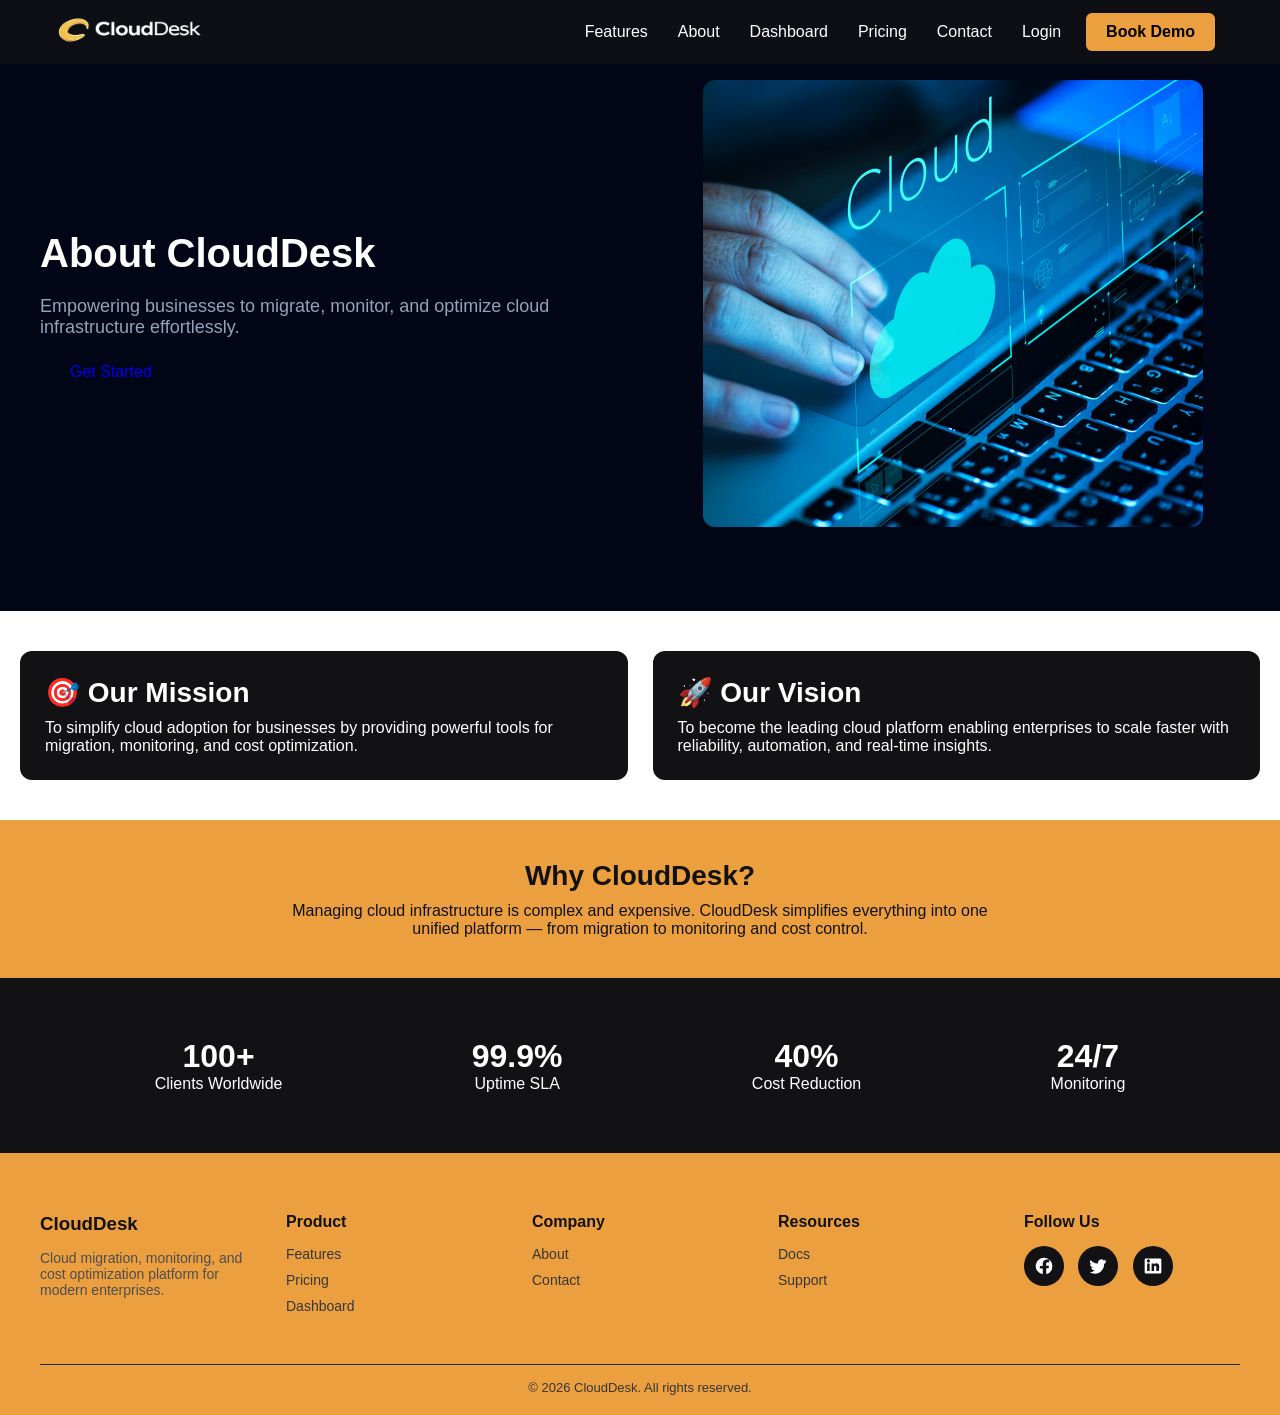
<file: about.html>
<!DOCTYPE html>
<html lang="en">

<head>
  <meta charset="UTF-8">
  <meta name="viewport" content="width=device-width, initial-scale=1.0">
  <title>CloudDesk</title>
  <link rel="shortcut icon" href="assets/images/favicon.ico" type="image/x-icon">
  <link rel="stylesheet" href="assets/css/style.css">
  <link rel="stylesheet" href="assets/css/about.css">
  <link rel="stylesheet" href="assets/css/auth.css">
  <link rel="stylesheet" href="https://cdnjs.cloudflare.com/ajax/libs/font-awesome/6.5.0/css/all.min.css">
  <script src="https://cdnjs.cloudflare.com/ajax/libs/jquery/3.6.0/jquery.min.js"></script>
</head>

<body>

  <!-- Navbar -->
  <header class="navbar">

    <!-- Logo -->
    <div class="logo">
      <a href="/"><img src="assets/images/logo.png" alt="logo"></a>
    </div>

    <!-- Hamburger -->
    <div class="menu-toggle" id="menuToggle">
      ☰
    </div>

    <!-- Nav -->
    <nav id="navMenu">
      <a href="/#features">Features</a>
      <a href="about.html">About</a>
      <a href="/#dashboard">Dashboard</a>
      <a href="pricing.html">Pricing</a>
      <a href="contact.html">Contact</a>

      <!-- Buttons inside nav for mobile -->
      <div class="nav-btns">
        <a href="login.html" class="login">Login</a>
        <a href="javascript:void(0)" class="demo" onclick="openModal()">Book Demo</a>
      </div>
    </nav>

  </header>
  <!-- Hero -->
  <section class="about-hero">
    <div class="about-hero-container">
      <!-- Text -->
      <div class="about-hero-text">
        <h1>About CloudDesk</h1>
        <p>Empowering businesses to migrate, monitor, and optimize cloud infrastructure effortlessly.</p>
        <a href="login.html" class="btn" style="width: 50%;">Get Started</a>
      </div>

      <!-- Image -->
      <div class="about-hero-image">
        <img src="assets/images/about.jpg" alt="Cloud Dashboard UI Mockup">
      </div>
    </div>
  </section>

  <!-- Mission -->
  <section class="about-block">
    <div class="about-grid">

      <div class="about-card">
        <h3>🎯 Our Mission</h3>
        <p>
          To simplify cloud adoption for businesses by providing powerful tools
          for migration, monitoring, and cost optimization.
        </p>
      </div>

      <div class="about-card">
        <h3>🚀 Our Vision</h3>
        <p>
          To become the leading cloud platform enabling enterprises to scale
          faster with reliability, automation, and real-time insights.
        </p>
      </div>

    </div>
  </section>
  <!-- about -->
  <section class="about-block dark">
    <div class="about-content">
      <h2>Why CloudDesk?</h2>
      <p>
        Managing cloud infrastructure is complex and expensive. CloudDesk simplifies
        everything into one unified platform — from migration to monitoring and cost control.
      </p>
    </div>
  </section>

  <!-- Stats -->
  <section class="about-stats">
    <div class="stat">
      <h2>100+</h2>
      <p>Clients Worldwide</p>
    </div>

    <div class="stat">
      <h2>99.9%</h2>
      <p>Uptime SLA</p>
    </div>

    <div class="stat">
      <h2>40%</h2>
      <p>Cost Reduction</p>
    </div>

    <div class="stat">
      <h2>24/7</h2>
      <p>Monitoring</p>
    </div>
  </section>

  <!-- Footer -->
  <footer class="footer">

    <div class="footer-container">

      <!-- Brand -->
      <div class="footer-col">
        <h3>CloudDesk</h3>
        <p>Cloud migration, monitoring, and cost optimization platform for modern enterprises.</p>
      </div>

      <!-- Product -->
      <div class="footer-col">
        <h4>Product</h4>
        <a href="/#features">Features</a>
        <a href="pricing.html">Pricing</a>
        <a href="/#dashboard">Dashboard</a>
      </div>

      <!-- Company -->
      <div class="footer-col">
        <h4>Company</h4>
        <a href="about.html">About</a>
        <a href="contact.html">Contact</a>
      </div>

      <!-- Resources -->
      <div class="footer-col">
        <h4>Resources</h4>
        <a href="#">Docs</a>
        <a href="contact.html">Support</a>
      </div>

      <!-- Social -->
      <div class="footer-col">
        <h4>Follow Us</h4>
        <div class="socials">
          <a href="contact.html">
            <svg width="20" height="20" viewBox="0 0 24 24">
              <path fill="currentColor" d="M22 12a10 10 0 1 0-11.5 9.9v-7H7v-3h3.5V9.5c0-3.4 2-5.3 5-5.3
                    1.4 0 2.8.2 2.8.2v3h-1.6c-1.6 0-2.1 1-2.1 2v2.4H18l-.5 3h-2.8v7A10 10 0 0 0 22 12" />
            </svg>
          </a>

          <!-- Twitter -->
          <a href="contact.html">
            <svg width="20" height="20" viewBox="0 0 24 24">
              <path fill="currentColor" d="M22 5.8c-.7.3-1.5.6-2.3.7.8-.5 1.4-1.3 1.7-2.2-.8.5-1.6.8-2.5 1
                    a4 4 0 0 0-6.8 3.6A11.3 11.3 0 0 1 3 4.9a4 4 0 0 0 1.2 5.3c-.6 0-1.2-.2-1.7-.5
                    0 2 1.4 3.8 3.4 4.2-.4.1-.8.2-1.2.2-.3 0-.6 0-.9-.1.6 1.8 2.3 3.2 4.3 3.2
                    A8 8 0 0 1 2 19.5a11.3 11.3 0 0 0 6.1 1.8c7.3 0 11.3-6.1 11.3-11.3v-.5
                    c.8-.5 1.4-1.2 1.9-2" />
            </svg>
          </a>

          <!-- LinkedIn -->
          <a href="contact.html">
            <svg width="20" height="20" viewBox="0 0 24 24">
              <path fill="currentColor" d="M20.5 3h-17A1.5 1.5 0 0 0 2 4.5v15A1.5 1.5 0 0 0 3.5 21h17
                    a1.5 1.5 0 0 0 1.5-1.5v-15A1.5 1.5 0 0 0 20.5 3zM8 18H5V9h3zm-1.5-10.3
                    A1.7 1.7 0 1 1 6.5 4a1.7 1.7 0 0 1 0 3.7zM19 18h-3v-4.5c0-1.1-.4-1.8-1.3-1.8
                    -.7 0-1.1.5-1.3 1-.1.2-.1.5-.1.8V18h-3V9h3v1.2c.4-.6 1.1-1.5 2.7-1.5
                    2 0 3.5 1.3 3.5 4.1z" />
            </svg>
          </a>
        </div>
      </div>

    </div>

    <!-- Bottom -->
    <div class="footer-bottom">
      <p>© 2026 CloudDesk. All rights reserved.</p>
    </div>

  </footer>
  <div class="modal" id="demoModal">

    <div class="modal-content" id="modalBox">

      <span class="close" onclick="closeModal()">&times;</span>

      <h2>Request a Demo</h2>

      <form id="demoForm">

        <input type="text" id="name" placeholder="Full Name" required>
        <input type="email" id="email" placeholder="Email Address" required>
        <input type="phone" id="phone" maxlength="10" placeholder="Phone Number" required>
        <input type="text" id="service" placeholder="Service Name" required>

        <p class="" id="formError"></p>

        <button type="submit">Submit Request</button>

      </form>

    </div>

  </div>
  <script>
     const toggle = document.getElementById("menuToggle");
    const nav = document.getElementById("navMenu");

    toggle.addEventListener("click", () => {
      nav.classList.toggle("active");
    });
    const modal = document.getElementById("demoModal");
    const form = document.getElementById("demoForm");
    const error = document.getElementById("formError");
    const box = document.getElementById("modalBox");

    function openModal() {
      document.getElementById("demoModal").style.display = "flex";
    }

    function closeModal() {
      document.getElementById("demoModal").style.display = "none";
    }

    /* close outside */
    window.onclick = function (e) {
      const modal = document.getElementById("demoModal");
      if (e.target === modal) {
        modal.style.display = "none";
      }
    }

    /* FORM VALIDATION */
    form.addEventListener("submit", function (e) {
      e.preventDefault();

      const name = document.getElementById("name").value;
      const email = document.getElementById("email").value;

      if (name === "" || email === "") {
        error.innerText = "Please fill all required fields";

        box.classList.add("shake");
        setTimeout(() => box.classList.remove("shake"), 300);
      } else {
        error.classList.add("success");
        error.innerText = "✅ Request submitted successfully!";

        form.reset();
      }
    });
     document.getElementById("phone").addEventListener("input", function () {
      this.value = this.value.replace(/[^0-9]/g, "");
    });
  </script>
</body>

</html>
</file>
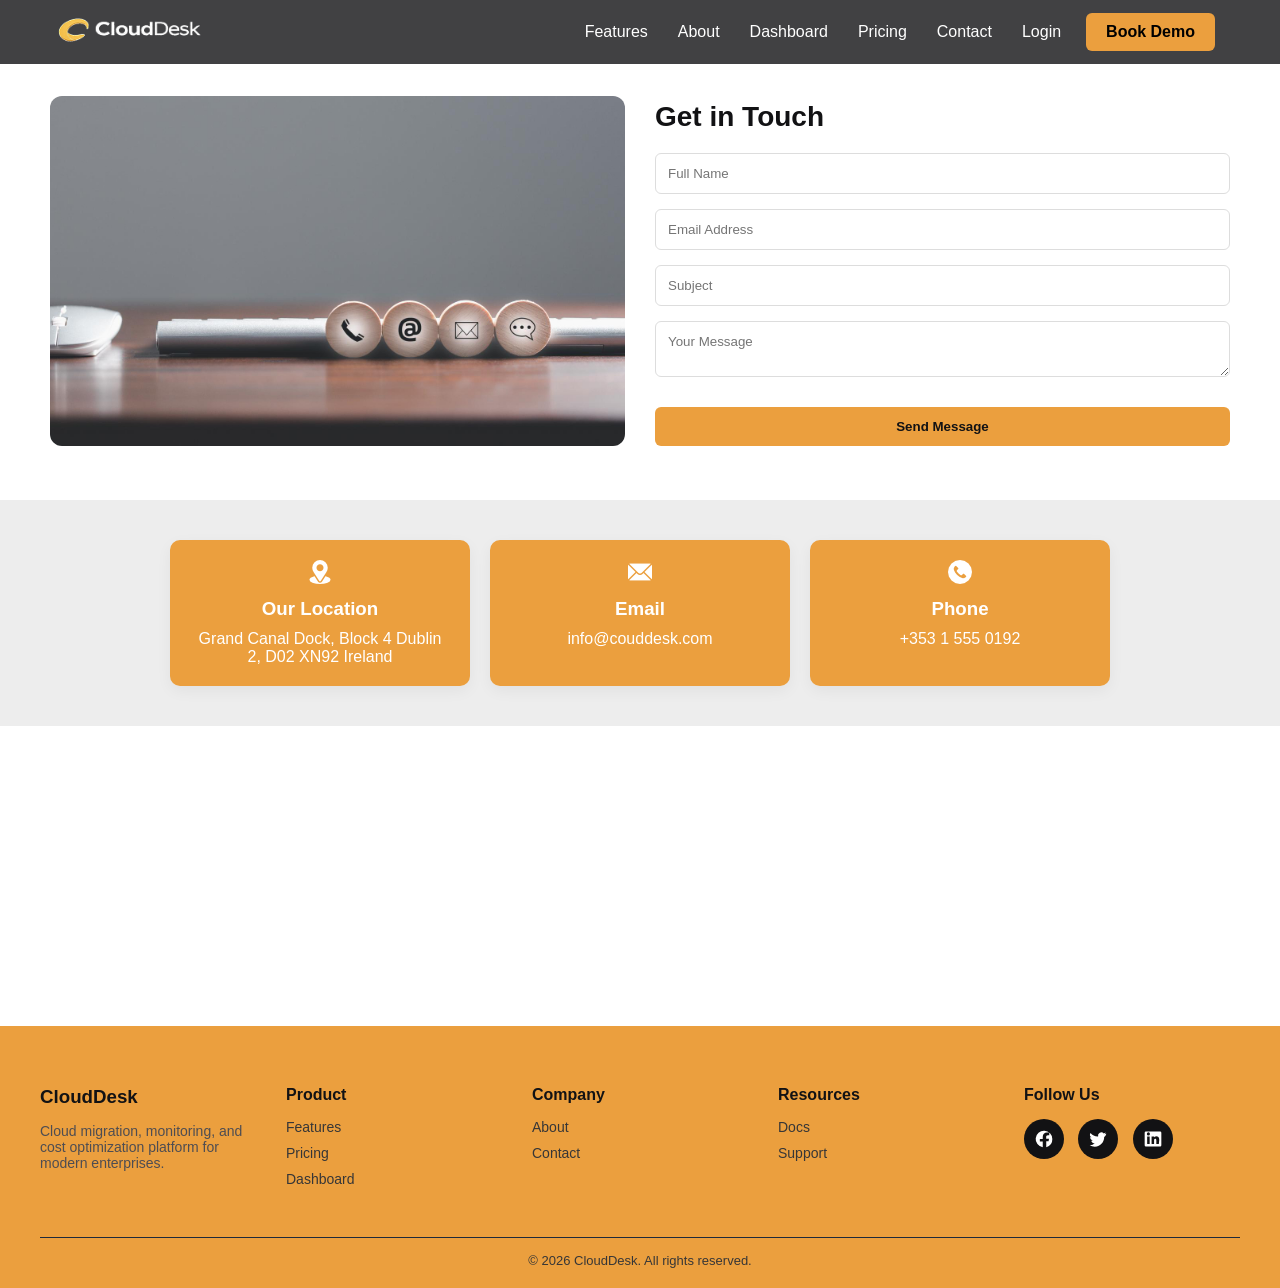
<file: contact.html>
<!DOCTYPE html>
<html lang="en">

<head>
    <meta charset="UTF-8">
    <meta name="viewport" content="width=device-width, initial-scale=1.0">
    <title>CloudDesk-Contact</title>
    <link rel="shortcut icon" href="assets/images/favicon.ico" type="image/x-icon">
    <link rel="stylesheet" href="assets/css/style.css">
    <link rel="stylesheet" href="assets/css/auth.css">
    <link rel="stylesheet" href="https://cdnjs.cloudflare.com/ajax/libs/font-awesome/6.5.0/css/all.min.css">
</head>

<body>

    <!-- Navbar -->
    <header class="navbar">

        <!-- Logo -->
        <div class="logo">
            <a href="/"><img src="assets/images/logo.png" alt="logo"></a>
        </div>

        <!-- Hamburger -->
        <div class="menu-toggle" id="menuToggle">
            ☰
        </div>

        <!-- Nav -->
        <nav id="navMenu">
            <a href="/#features">Features</a>
            <a href="about.html">About</a>
            <a href="/#dashboard">Dashboard</a>
            <a href="pricing.html">Pricing</a>
            <a href="contact.html">Contact</a>

            <!-- Buttons inside nav for mobile -->
            <div class="nav-btns">
                <a href="login.html" class="login">Login</a>
                <a href="javascript:void(0)" class="demo" onclick="openModal()">Book Demo</a>
            </div>
        </nav>

    </header>


    <section class="banner">
        <h1>Contact Us</h1>
        <p>We’d love to hear from you. Get in touch with our team.</p>
    </section>

    <!-- CONTACT SECTION -->
    <section class="contact-container">

        <!-- LEFT IMAGE -->
        <div class="contact-image">
            <img src="assets/images/contact.jpg" alt="Farm">
        </div>

        <!-- RIGHT FORM -->
        <div class="contact-form">
            <h2 style="color: #121214; font-size: 28px;">Get in Touch</h2>
            <form id="contactform">
                <input type="text" id="name1" placeholder="Full Name">
                <input type="email" id="email1" placeholder="Email Address">
                <input type="text" id="subject1" placeholder="Subject">

                <textarea id="message1" placeholder="Your Message"></textarea>

                <p class="form-msg" id="formMsg"></p>

                <button type="submit">Send Message</button>
            </form>

        </div>

    </section>

    <!-- CONTACT INFO -->
    <section class="contact-info">

        <div class="info-card">
            <img src="assets/images/location.png">
            <h3>Our Location</h3>
            <p>Grand Canal Dock, Block 4 Dublin 2, D02 XN92 Ireland</p>
        </div>

        <div class="info-card">
            <img src="assets/images/mail.png">
            <h3>Email</h3>
            <p>info@couddesk.com</p>
        </div>

        <div class="info-card">
            <img src="assets/images/phone-call.png">
            <h3>Phone</h3>
            <p>+353 1 555 0192</p>
        </div>

    </section>

    <!-- MAP -->
    <section class="map">
        <iframe
            src="https://www.google.com/maps/embed?pb=!1m18!1m12!1m3!1d13869.782356151964!2d-6.274318766132945!3d53.34450167797523!2m3!1f0!2f0!3f0!3m2!1i1024!2i768!4f13.1!3m3!1m2!1s0x48670e94a11dc933%3A0x7ef731935db23017!2sGrand%20Canal%20Dock%2C%20Dublin%2C%20Ireland!5e1!3m2!1sen!2sin!4v1774250086726!5m2!1sen!2sin"
            width="600" height="450" style="border:0;" allowfullscreen="" loading="lazy"
            referrerpolicy="no-referrer-when-downgrade"></iframe>
    </section>
    <!-- Footer -->
    <footer class="footer">

        <div class="footer-container">

            <!-- Brand -->
            <div class="footer-col">
                <h3>CloudDesk</h3>
                <p>Cloud migration, monitoring, and cost optimization platform for modern enterprises.</p>
            </div>

            <!-- Product -->
            <div class="footer-col">
                <h4>Product</h4>
                <a href="/#features">Features</a>
                <a href="pricing.html">Pricing</a>
                <a href="/#dashboard">Dashboard</a>
            </div>

            <!-- Company -->
            <div class="footer-col">
                <h4>Company</h4>
                <a href="about.html">About</a>
                <a href="contact.html">Contact</a>
            </div>

            <!-- Resources -->
            <div class="footer-col">
                <h4>Resources</h4>
                <a href="#">Docs</a>
                <a href="contact.html">Support</a>
            </div>

            <!-- Social -->
            <div class="footer-col">
                <h4>Follow Us</h4>
                <div class="socials">
                    <a href="contact.html">
                        <svg width="20" height="20" viewBox="0 0 24 24">
                            <path fill="currentColor" d="M22 12a10 10 0 1 0-11.5 9.9v-7H7v-3h3.5V9.5c0-3.4 2-5.3 5-5.3
                    1.4 0 2.8.2 2.8.2v3h-1.6c-1.6 0-2.1 1-2.1 2v2.4H18l-.5 3h-2.8v7A10 10 0 0 0 22 12" />
                        </svg>
                    </a>

                    <!-- Twitter -->
                    <a href="contact.html">
                        <svg width="20" height="20" viewBox="0 0 24 24">
                            <path fill="currentColor" d="M22 5.8c-.7.3-1.5.6-2.3.7.8-.5 1.4-1.3 1.7-2.2-.8.5-1.6.8-2.5 1
                    a4 4 0 0 0-6.8 3.6A11.3 11.3 0 0 1 3 4.9a4 4 0 0 0 1.2 5.3c-.6 0-1.2-.2-1.7-.5
                    0 2 1.4 3.8 3.4 4.2-.4.1-.8.2-1.2.2-.3 0-.6 0-.9-.1.6 1.8 2.3 3.2 4.3 3.2
                    A8 8 0 0 1 2 19.5a11.3 11.3 0 0 0 6.1 1.8c7.3 0 11.3-6.1 11.3-11.3v-.5
                    c.8-.5 1.4-1.2 1.9-2" />
                        </svg>
                    </a>

                    <!-- LinkedIn -->
                    <a href="contact.html">
                        <svg width="20" height="20" viewBox="0 0 24 24">
                            <path fill="currentColor" d="M20.5 3h-17A1.5 1.5 0 0 0 2 4.5v15A1.5 1.5 0 0 0 3.5 21h17
                    a1.5 1.5 0 0 0 1.5-1.5v-15A1.5 1.5 0 0 0 20.5 3zM8 18H5V9h3zm-1.5-10.3
                    A1.7 1.7 0 1 1 6.5 4a1.7 1.7 0 0 1 0 3.7zM19 18h-3v-4.5c0-1.1-.4-1.8-1.3-1.8
                    -.7 0-1.1.5-1.3 1-.1.2-.1.5-.1.8V18h-3V9h3v1.2c.4-.6 1.1-1.5 2.7-1.5
                    2 0 3.5 1.3 3.5 4.1z" />
                        </svg>
                    </a>
                </div>
            </div>

        </div>

        <!-- Bottom -->
        <div class="footer-bottom">
            <p>© 2026 CloudDesk. All rights reserved.</p>
        </div>

    </footer>
    <div class="modal" id="demoModal">

        <div class="modal-content" id="modalBox">

            <span class="close" onclick="closeModal()">&times;</span>

            <h2>Request a Demo</h2>

            <form id="demoForm">

                <input type="text" id="name" placeholder="Full Name" required>
                <input type="email" id="email" placeholder="Email Address" required>
                <input type="phone" id="phone" maxlength="10" placeholder="Phone Number" required>
                <input type="text" id="service" placeholder="Service Name" required>

                <p class="" id="formError"></p>

                <button type="submit">Submit Request</button>

            </form>

        </div>

    </div>
    <script>
        const toggle = document.getElementById("menuToggle");
        const nav = document.getElementById("navMenu");

        toggle.addEventListener("click", () => {
            nav.classList.toggle("active");
        });
        const modal = document.getElementById("demoModal");
        const form = document.getElementById("demoForm");
        const error = document.getElementById("formError");
        const box = document.getElementById("modalBox");

        function openModal() {
            document.getElementById("demoModal").style.display = "flex";
        }

        function closeModal() {
            document.getElementById("demoModal").style.display = "none";
        }

        /* close outside */
        window.onclick = function (e) {
            const modal = document.getElementById("demoModal");
            if (e.target === modal) {
                modal.style.display = "none";
            }
        }

        /* FORM VALIDATION */
        form.addEventListener("submit", function (e) {
            e.preventDefault();

            const name = document.getElementById("name").value;
            const email = document.getElementById("email").value;

            if (name === "" || email === "") {
                error.innerText = "Please fill all required fields";

                box.classList.add("shake");
                setTimeout(() => box.classList.remove("shake"), 300);
            } else {
                error.classList.add("success");
                error.innerText = "✅ Request submitted successfully!";

                form.reset();
            }
        });

        const contactform = document.getElementById("contactform");
        const msg = document.getElementById("formMsg");

        contactform.addEventListener("submit", function (e) {
            e.preventDefault();

            const name = document.getElementById("name1").value.trim();
            const email = document.getElementById("email1").value.trim();
            const subject = document.getElementById("subject1").value.trim();
            const message = document.getElementById("message1").value.trim();

            // Email regex
            const emailPattern = /^[^ ]+@[^ ]+\.[a-z]{2,3}$/;

            if (name === "" || email === "" || message === "") {
                showError("Please fill all required fields");
            }
            else if (!email.match(emailPattern)) {
                showError("Please enter a valid email");
            }
            else {
                msg.classList.remove("error");
                msg.classList.add("success");
                msg.innerText = "✅ Thank you for contacting us. We will get back to you shortly.";
                contactform.reset();
            }
        });

        function showError(text) {
            msg.classList.remove("success");
            msg.classList.add("error");
            msg.innerText = text;
        }
        document.getElementById("phone").addEventListener("input", function () {
            this.value = this.value.replace(/[^0-9]/g, "");
        });
    </script>

</body>

</html>
</file>
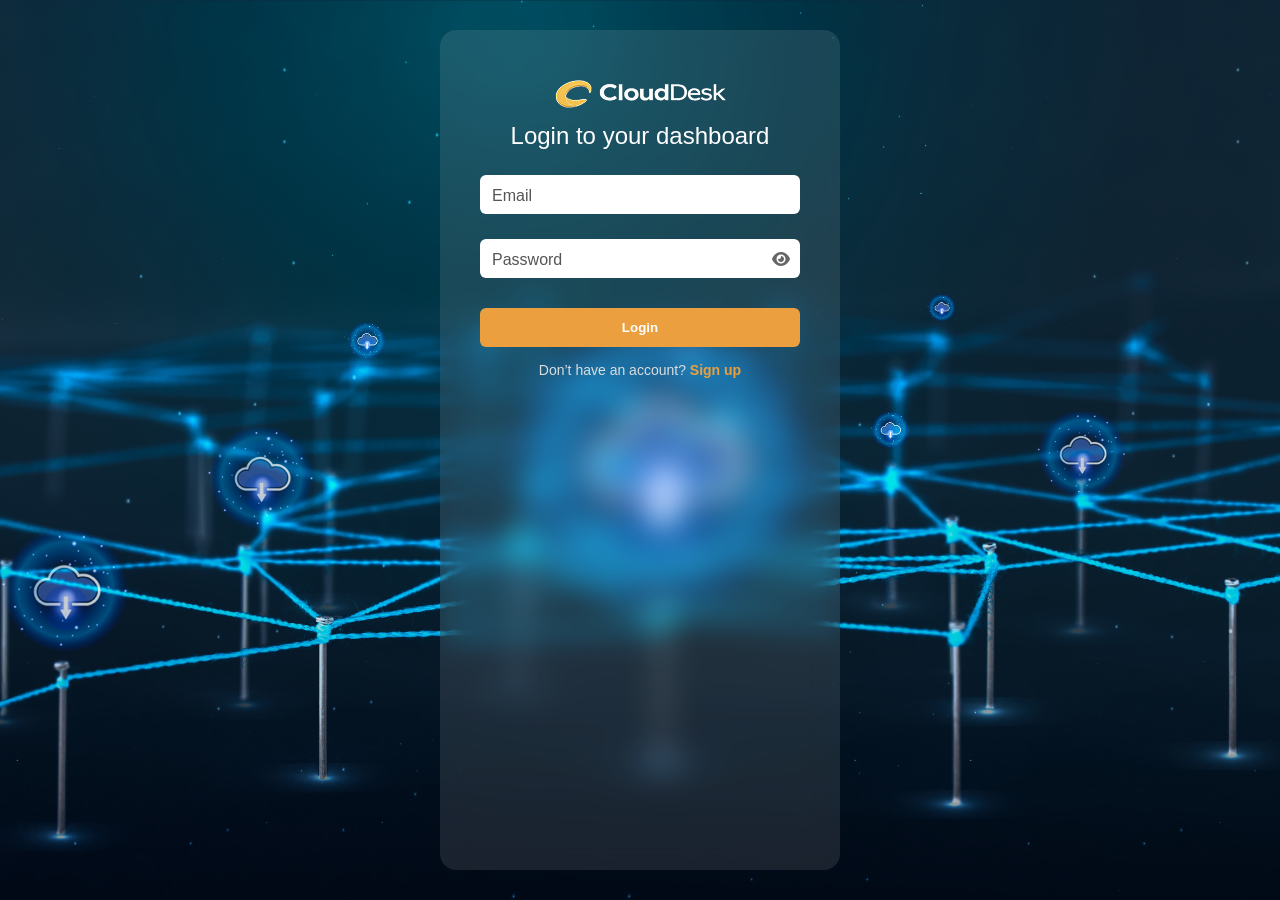
<file: login.html>
<!DOCTYPE html>
<html lang="en">

<head>
    <meta charset="UTF-8">
    <meta name="viewport" content="width=device-width, initial-scale=1.0">
    <title>CloudDesk Login</title>
    <link rel="stylesheet" href="assets/css/style.css">
    <link rel="stylesheet" href="assets/css/auth.css">
    <link rel="stylesheet" href="https://cdnjs.cloudflare.com/ajax/libs/font-awesome/6.5.0/css/all.min.css">
    <style>
        .input-box {
            position: relative;
        }

        .toggle-password {
            position: absolute;
            right: 10px;
            top: 50%;
            transform: translateY(-50%);
            cursor: pointer;
            color: #666;
        }
    </style>
</head>

<body>
    <div class="login-container">
        <div class="login-card" id="loginCard">
            <a href="/"><img src="assets/images/logo.png" alt=""></a>
            <p>Login to your dashboard</p>

            <form id="loginForm">

                <div class="input-box">
                    <input type="email" id="email" required>
                    <label>Email</label>
                </div>

                <div class="input-box" style="margin-bottom: 0;">
                    <input type="password" id="password" required>
                    <label>Password</label>
                    <i class="fa-solid fa-eye toggle-password" id="togglePassword"></i>
                </div>

                <p class="error" id="errorMsg"></p>

                <button type="submit">Login</button>
                <div class="signup-text">
                    Don’t have an account? <a href="signup.html">Sign up</a>
                </div>

            </form>

        </div>

    </div>

    <script>
        const form = document.getElementById("loginForm");
        const errorMsg = document.getElementById("errorMsg");
        const card = document.getElementById("loginCard");

        form.addEventListener("submit", function (e) {
            e.preventDefault();

            const email = document.getElementById("email").value;
            const password = document.getElementById("password").value;

            // Dummy credentials
            if (email === "admin@agrisense.com" && password === "123456") {
                errorMsg.style.color = "#22c55e";
                errorMsg.innerText = "Login successful!";
            } else {
                errorMsg.innerText = "Invalid credentials";
                form.reset();

                // Shake animation
                card.classList.add("shake");
                setTimeout(() => card.classList.remove("shake"), 300);
            }
        });

        /* PASSWORD TOGGLE */
        // function togglePassword() {
        //     const pass = document.getElementById("password");
        //     pass.type = pass.type === "password" ? "text" : "password";
        // }
        const togglePassword = document.getElementById("togglePassword");
        const password = document.getElementById("password");

        togglePassword.addEventListener("click", function () {
            const type = password.getAttribute("type") === "password" ? "text" : "password";
            password.setAttribute("type", type);

            this.classList.toggle("fa-eye");
            this.classList.toggle("fa-eye-slash");
        });
    </script>

</body>

</html>
</file>
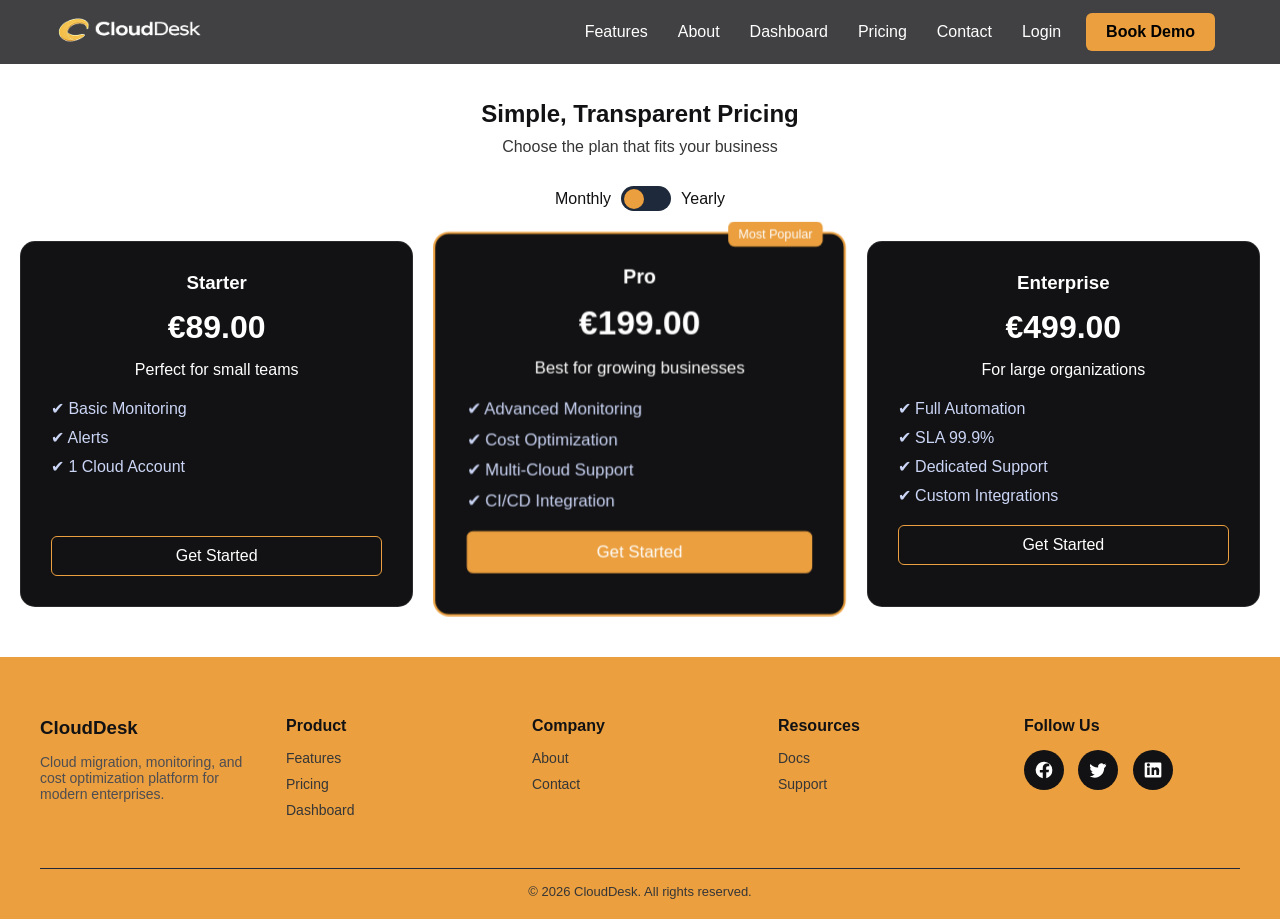
<file: pricing.html>
<!DOCTYPE html>
<html lang="en">

<head>
  <meta name="viewport" content="width=device-width, initial-scale=1.0">
  <meta charset="UTF-8">
  <title>CloudDesk</title>
  <link rel="shortcut icon" href="assets/images/favicon.ico" type="image/x-icon">
  <link rel="stylesheet" href="assets/css/style.css">
  <link rel="stylesheet" href="assets/css/about.css">
  <link rel="stylesheet" href="assets/css/auth.css">
</head>

<body>

  <!-- Navbar -->
  <header class="navbar">

    <!-- Logo -->
    <div class="logo">
      <a href="/"><img src="assets/images/logo.png" alt="logo"></a>
    </div>

    <!-- Hamburger -->
    <div class="menu-toggle" id="menuToggle">
      ☰
    </div>

    <!-- Nav -->
    <nav id="navMenu">
      <a href="/#features">Features</a>
      <a href="about.html">About</a>
      <a href="/#dashboard">Dashboard</a>
      <a href="pricing.html">Pricing</a>
      <a href="contact.html">Contact</a>

      <!-- Buttons inside nav for mobile -->
      <div class="nav-btns">
        <a href="login.html" class="login">Login</a>
        <a href="javascript:void(0)" class="demo" onclick="openModal()">Book Demo</a>
      </div>
    </nav>

  </header>
  <!-- Hero -->
  <section class="pricing-section">

    <h1>Simple, Transparent Pricing</h1>
    <p>Choose the plan that fits your business</p>

    <!-- Toggle -->
    <div class="pricing-toggle">
      <span>Monthly</span>
      <label class="switch">
        <input type="checkbox" id="toggle">
        <span class="slider"></span>
      </label>
      <span>Yearly</span>
    </div>

    <!-- Pricing Cards -->
    <div class="pricing-grid">

      <!-- Starter -->
      <div class="pricing-card">
        <h3>Starter</h3>
        <h2 class="price" data-month="89.00" data-year="890.00">€89.00</h2>
        <p>Perfect for small teams</p>

        <ul>
          <li>✔ Basic Monitoring</li>
          <li>✔ Alerts</li>
          <li>✔ 1 Cloud Account</li>
        </ul>

        <a href="contact.html" class="btn-outline" style="margin-top: 60px; display: block;">Get Started</a>
      </div>

      <!-- Pro -->
      <div class="pricing-card popular">
        <span class="badge">Most Popular</span>
        <h3>Pro</h3>
        <h2 class="price" data-month="199.00" data-year="1990.00">€199.00</h2>
        <p>Best for growing businesses</p>

        <ul>
          <li>✔ Advanced Monitoring</li>
          <li>✔ Cost Optimization</li>
          <li>✔ Multi-Cloud Support</li>
          <li>✔ CI/CD Integration</li>
        </ul>

        <a href="contact.html" class="btn" style="display: block;">Get Started</a>
      </div>

      <!-- Enterprise -->
      <div class="pricing-card">
        <h3>Enterprise</h3>
        <h2 class="price" data-month="499.00" data-year="4490.00">€499.00</h2>
        <p>For large organizations</p>

        <ul>
          <li>✔ Full Automation</li>
          <li>✔ SLA 99.9%</li>
          <li>✔ Dedicated Support</li>
          <li>✔ Custom Integrations</li>
        </ul>

        <a href="contact.html" class="btn-outline" style="display: block;">Get Started</a>
      </div>

    </div>
  </section>

  <!-- Footer -->
  <footer class="footer">

    <div class="footer-container">

      <!-- Brand -->
      <div class="footer-col">
        <h3>CloudDesk</h3>
        <p>Cloud migration, monitoring, and cost optimization platform for modern enterprises.</p>
      </div>

      <!-- Product -->
      <div class="footer-col">
        <h4>Product</h4>
        <a href="/#features">Features</a>
        <a href="pricing.html">Pricing</a>
        <a href="/#dashboard">Dashboard</a>
      </div>

      <!-- Company -->
      <div class="footer-col">
        <h4>Company</h4>
        <a href="about.html">About</a>
        <a href="contact.html">Contact</a>
      </div>

      <!-- Resources -->
      <div class="footer-col">
        <h4>Resources</h4>
        <a href="#">Docs</a>
        <a href="contact.html">Support</a>
      </div>

      <!-- Social -->
      <div class="footer-col">
        <h4>Follow Us</h4>
        <div class="socials">
          <a href="contact.html">
            <svg width="20" height="20" viewBox="0 0 24 24">
              <path fill="currentColor" d="M22 12a10 10 0 1 0-11.5 9.9v-7H7v-3h3.5V9.5c0-3.4 2-5.3 5-5.3
                    1.4 0 2.8.2 2.8.2v3h-1.6c-1.6 0-2.1 1-2.1 2v2.4H18l-.5 3h-2.8v7A10 10 0 0 0 22 12" />
            </svg>
          </a>

          <!-- Twitter -->
          <a href="contact.html">
            <svg width="20" height="20" viewBox="0 0 24 24">
              <path fill="currentColor" d="M22 5.8c-.7.3-1.5.6-2.3.7.8-.5 1.4-1.3 1.7-2.2-.8.5-1.6.8-2.5 1
                    a4 4 0 0 0-6.8 3.6A11.3 11.3 0 0 1 3 4.9a4 4 0 0 0 1.2 5.3c-.6 0-1.2-.2-1.7-.5
                    0 2 1.4 3.8 3.4 4.2-.4.1-.8.2-1.2.2-.3 0-.6 0-.9-.1.6 1.8 2.3 3.2 4.3 3.2
                    A8 8 0 0 1 2 19.5a11.3 11.3 0 0 0 6.1 1.8c7.3 0 11.3-6.1 11.3-11.3v-.5
                    c.8-.5 1.4-1.2 1.9-2" />
            </svg>
          </a>

          <!-- LinkedIn -->
          <a href="contact.html">
            <svg width="20" height="20" viewBox="0 0 24 24">
              <path fill="currentColor" d="M20.5 3h-17A1.5 1.5 0 0 0 2 4.5v15A1.5 1.5 0 0 0 3.5 21h17
                    a1.5 1.5 0 0 0 1.5-1.5v-15A1.5 1.5 0 0 0 20.5 3zM8 18H5V9h3zm-1.5-10.3
                    A1.7 1.7 0 1 1 6.5 4a1.7 1.7 0 0 1 0 3.7zM19 18h-3v-4.5c0-1.1-.4-1.8-1.3-1.8
                    -.7 0-1.1.5-1.3 1-.1.2-.1.5-.1.8V18h-3V9h3v1.2c.4-.6 1.1-1.5 2.7-1.5
                    2 0 3.5 1.3 3.5 4.1z" />
            </svg>
          </a>
        </div>
      </div>

    </div>

    <!-- Bottom -->
    <div class="footer-bottom">
      <p>© 2026 CloudDesk. All rights reserved.</p>
    </div>

  </footer>

  <div class="modal" id="demoModal">

    <div class="modal-content" id="modalBox">

      <span class="close" onclick="closeModal()">&times;</span>

      <h2>Request a Demo</h2>

      <form id="demoForm">

        <input type="text" id="name" placeholder="Full Name" required>
        <input type="email" id="email" placeholder="Email Address" required>
        <input type="phone" id="phone" maxlength="10" placeholder="Phone Number" required>
        <input type="text" id="service" placeholder="Service Name" required>

        <p class="" id="formError"></p>

        <button type="submit">Submit Request</button>

      </form>

    </div>

  </div>
  <script>
    const togglemenu = document.getElementById("menuToggle");
    const nav = document.getElementById("navMenu");

    togglemenu.addEventListener("click", () => {
      nav.classList.toggle("active");
    });
    const modal = document.getElementById("demoModal");
    const form = document.getElementById("demoForm");
    const error = document.getElementById("formError");
    const box = document.getElementById("modalBox");

    function openModal() {
      document.getElementById("demoModal").style.display = "flex";
    }

    function closeModal() {
      document.getElementById("demoModal").style.display = "none";
    }

    /* close outside */
    window.onclick = function (e) {
      const modal = document.getElementById("demoModal");
      if (e.target === modal) {
        modal.style.display = "none";
      }
    }

    /* FORM VALIDATION */
    form.addEventListener("submit", function (e) {
      e.preventDefault();

      const name = document.getElementById("name").value;
      const email = document.getElementById("email").value;

      if (name === "" || email === "") {
        error.innerText = "Please fill all required fields";

        box.classList.add("shake");
        setTimeout(() => box.classList.remove("shake"), 300);
      } else {
        error.classList.add("success");
        error.innerText = "✅ Request submitted successfully!";

        form.reset();
      }
    });
    const toggle = document.getElementById("toggle");
    const prices = document.querySelectorAll(".price");

    function animateValue(el, start, end) {
      let duration = 300;
      let startTime = null;

      function animation(currentTime) {
        if (!startTime) startTime = currentTime;
        let progress = Math.min((currentTime - startTime) / duration, 1);
        let value = Math.floor(progress * (end - start) + start);
        el.innerText = "€" + value;

        if (progress < 1) {
          requestAnimationFrame(animation);
        }
      }

      requestAnimationFrame(animation);
    }

    toggle.addEventListener("change", () => {
      prices.forEach(price => {
        let current = parseInt(price.innerText.replace("€", ""));
        let target = toggle.checked
          ? parseInt(price.dataset.year)
          : parseInt(price.dataset.month);

        animateValue(price, current, target);
      });
    });
     document.getElementById("phone").addEventListener("input", function () {
      this.value = this.value.replace(/[^0-9]/g, "");
    });
  </script>
</body>

</html>
</file>
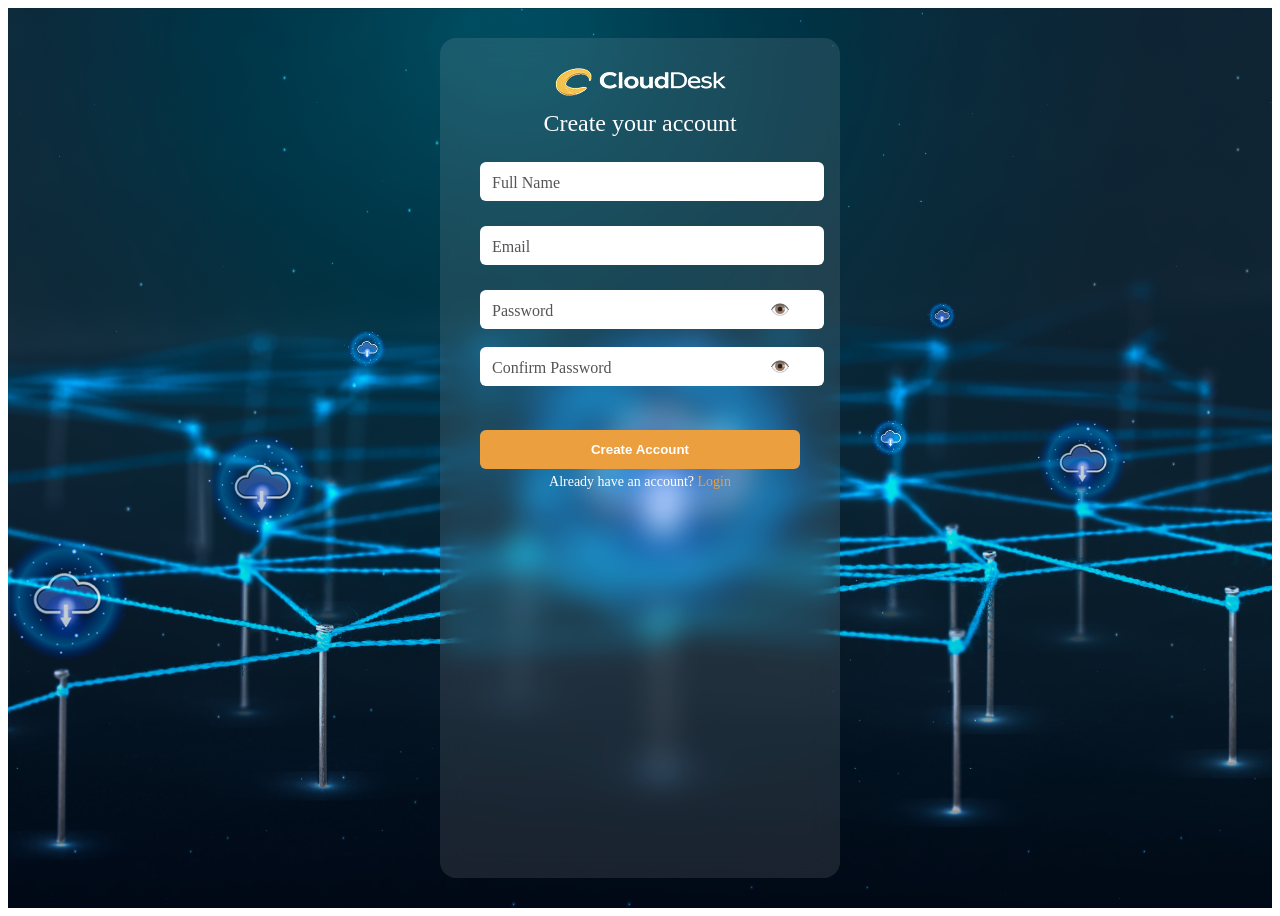
<file: signup.html>
<!DOCTYPE html>
<html lang="en">

<head>
    <meta charset="UTF-8">
    <meta name="viewport" content="width=device-width, initial-scale=1.0">
    <title>CloudDesk - Sign Up</title>
   <link rel="stylesheet" href="assets/css/auth.css">
</head>

<body>

    <div class="signup-container">

        <div class="signup-card" id="signupCard">
            <a href="/"><img src="assets/images/logo.png" alt="logo"></a>
            <p>Create your account</p>

            <form id="signupForm">

                <div class="input-box">
                    <input type="text" id="name" required>
                    <label>Full Name</label>
                </div>

                <div class="input-box">
                    <input type="email" id="email" required>
                    <label>Email</label>
                </div>

                <div class="input-box">
                    <input type="password" id="password" required>
                    <label>Password</label>
                    <span class="toggle" onclick="togglePassword('password')">👁️</span>
                </div>

                <div class="input-box" style="margin: 0;">
                    <input type="password" id="confirmPassword" required>
                    <label>Confirm Password</label>
                    <span class="toggle" onclick="togglePassword('confirmPassword')">👁️</span>
                </div>

                <p class="error" id="errorMsg"></p>

                <button type="submit">Create Account</button>

                <p class="login-text">
                    Already have an account? <a href="login.html">Login</a>
                </p>

            </form>

        </div>

    </div>
    <script>
        const form = document.getElementById("signupForm");
        const errorMsg = document.getElementById("errorMsg");
        const card = document.getElementById("signupCard");

        form.addEventListener("submit", function (e) {
            e.preventDefault();

            const name = document.getElementById("name").value;
            const email = document.getElementById("email").value;
            const password = document.getElementById("password").value;
            const confirm = document.getElementById("confirmPassword").value;

            if (name === "" || email === "" || password === "" || confirm === "") {
                showError("All fields are required");
            }
            else if (password.length < 6) {
                showError("Password must be at least 6 characters");
            }
            else if (password !== confirm) {
                showError("Passwords do not match");
            }
            else {
                errorMsg.style.color = "#22c55e";
                errorMsg.innerText = "✅ Account created successfully!";
                form.reset();
            }
        });

        function showError(msg) {
            errorMsg.style.color = "#ff4d4d";
            errorMsg.innerText = msg;

            card.classList.add("shake");
            setTimeout(() => card.classList.remove("shake"), 300);
        }

        /* TOGGLE PASSWORD */
        function togglePassword(id) {
            const field = document.getElementById(id);
            field.type = field.type === "password" ? "text" : "password";
        }
    </script>

</body>

</html>
</file>
<file: assets/css/style.css>
* {
    margin: 0;
    padding: 0;
    box-sizing: border-box;
    font-family: sans-serif;
    text-decoration: none;
}

body {
    /* background: #0f172a; */
    color: #fff;
}

/* Navbar */
/* .navbar {
    position: fixed;
    display: flex;
    justify-content: space-between;
    top: 0;
    align-items: center;
    padding: 5px 50px;
    width: 100%;
    z-index: 1000;
    background: #121214;
    backdrop-filter: blur(10px);
    box-shadow: 0 2px 10px rgba(0, 0, 0, 0.05);

} */

/* .navbar.header-fixed {
    background: #EB9F3E;
    backdrop-filter: blur(10px);
    box-shadow: 0 2px 10px rgba(0, 0, 0, 0.05);
} */
/* .nav-btns{
    flex: 0 1 25%;
    max-width: 25%;
 }
.navbar .logo{
    flex: 0 1 35%;
    max-width: 35%;
    text-align: center;
 }
.navbar nav{
    flex: 0 1 40%;
    max-width: 40%;
}

nav a {
    margin: 0 15px;
    text-decoration: none;
    color: #ffffff;
    font-size: 16px;
}

.demo {
    background: #EB9F3E;
    color: #000000;
    border: none;
    padding: 10px 20px;
    border-radius: 6px;
    font-size: 16px;
    font-weight: 600
}

.login {
    border: none;
    background: none;
    margin-right: 10px;
    font-size: 16px;
    color: #ffffff;
} */

/* Buttons */
/* .btn {
    background: #EB9F3E;
    border: none;
    padding: 10px 20px;
    color: white;
    cursor: pointer;
    border-radius: 6px;
    white-space: nowrap;
}

.btn-outline {
    background: transparent;
    border: 1px solid #EB9F3E;
    padding: 10px 20px;
    color: white;
    cursor: pointer;
    border-radius: 6px;
    white-space: nowrap;
}

@media (max-width: 768px) {

    .navbar {
        padding: 10px 20px;
        flex-direction: column;
        align-items: flex-start;
    }

    nav {
        margin-top: 10px;
        display: flex;
        flex-wrap: wrap;
    }

    nav a {
        margin: 5px 10px 5px 0;
        font-size: 14px;
    }

    .nav-btns {
        margin-top: 10px;
    }

} */

/* Hero */
/* Navbar */
.navbar {
    position: fixed;
    top: 0;
    width: 100%;
    padding: 10px 50px;
    display: flex;
    justify-content: space-between;
    align-items: center;
    background: rgba(18, 18, 20, 0.8);
    backdrop-filter: blur(10px);
    z-index: 1000;
}

/* Logo */
.logo img {
    height: 40px;
}

/* Nav */
nav {
    display: flex;
    align-items: center;
}

/* Links */
nav a {
    margin: 0 15px;
    color: white;
    text-decoration: none;
}

/* Buttons */
.nav-btns {
    display: flex;
    align-items: center;
}

.login {
    margin-right: 10px;
}

/* .demo {
    background: #EB9F3E;
    color: #000;
    padding: 8px 15px;
    border-radius: 6px;
} */

/* Hamburger */
.menu-toggle {
    display: none;
    font-size: 24px;
    cursor: pointer;
    color: white;
}

.demo {
    background: #EB9F3E;
    color: #000;
    padding: 10px 20px;
    border-radius: 6px;
    font-weight: 600;
    animation: glowBlink 1.5s infinite;
}

@keyframes glowBlink {
    0% {
        box-shadow: 0 0 5px rgba(235,159,62,0.5);
    }
    50% {
        box-shadow: 0 0 25px rgba(235,159,62,1);
    }
    100% {
        box-shadow: 0 0 5px rgba(235,159,62,0.5);
    }
}

@media (max-width: 768px) {

    .menu-toggle {
        display: block;
    }

    nav {
        position: absolute;
        top: 70px;
        left: 0;
        width: 100%;
        background: #121214;
        flex-direction: column;
        align-items: flex-start;
        padding: 20px;
        display: none;
    }

    nav.active {
        display: flex;
    }

    nav a {
        margin: 10px 0;
        font-size: 16px;
    }

    .nav-btns {
        margin-top: 15px;
        flex-direction: column;
        width: 100%;
    }

    .demo,
    .login {
        width: 100%;
        text-align: center;
        margin: 5px 0;
    }
}

.hero {
    display: flex;
    align-items: center;
    justify-content: space-between;
    padding: 50px;
    background: linear-gradient(to right, #121214, #4E4D52);
    margin-top: 50px;
    gap: 15px;
    flex-wrap: wrap;
}

/* Left Content */
.hero-content {
    max-width: 49%;
}

.hero h1 {
    font-size: 42px;
    margin-bottom: 20px;
}

.hero p {
    color: #94a3b8;
    margin-bottom: 25px;
}

.hero-buttons {
    margin-bottom: 20px;
    display: inline-block;
    /* display: flex;
    width: 50%;
    justify-content: space-between; */
}
.hero-buttons a{
    border: 1px solid #EB9F3E;
    padding: 10px 25px;
    color: #ffffff;
    background: #EB9F3E;
    border-radius: 10px;
    /* width: 100%; */
    margin: 0 10px;
    display: inline-block;
    margin-top: 20px;
}
.hero-buttons .btn-outline{
    border: 1px solid #EB9F3E;
    background: none;
}

.hero-points {
    /* list-style: none; */
    color: #ffffff;
    margin-bottom: 20px;
    margin-left: 20px;
}

.hero-points li {
    margin-bottom: 8px;
}

.hero-points li::marker {
    color: #EB9F3E;
}

.hero-visual {
    position: relative;
    width: 49%;
}

/* Main dashboard */
.main-dashboard {
    width: 100%;
    border-radius: 15px;
    box-shadow: 0 25px 60px rgba(0, 0, 0, 0.6);
}


/* Responsive */
@media (max-width: 768px) {
    .hero-content{
        flex: 0 1 100%;
        max-width: 100%;
    }
    .hero-visual{
        flex: 0 1 100%;
        max-width: 100%;
    }
    .hero-buttons {
        margin-bottom: 20px;
        display: flex;
        width: 100%;
        justify-content: space-between;
    }
    .hero-buttons a{
        white-space: nowrap;
    }
}

/* trusted */
.trusted {
    text-align: center;
    padding: 40px 20px;
}

.trusted h2 {
    margin-bottom: 40px;
    font-size: 24px;
    color: #121214;
}

/* Logo container */
.logos {
    display: flex;
    justify-content: center;
    flex-wrap: wrap;
    gap: 30px;
}

/* Dummy logos */
.logo-item {
    padding: 15px 30px;
    background: #4E4D52;
    border-radius: 8px;
    font-weight: bold;
    color: #ffffff;
    /* opacity: 0.6; */
    transition: 0.3s;
    cursor: pointer;
    display: flex;
    align-items: center;
    justify-content: center;
}
@media (max-width: 768px){
    .logo-item{
        flex: 0 1 50%;
        max-width: 50%;
    }
}

/* Hover effect */
.logo-item:hover {
    color: white;
    transform: scale(1.05);
    opacity: 1;
}

/* Features */
.features {
    padding: 40px 20px;
    text-align: center;
    background: #121214;
}

.features h2 {
    font-size: 30px;
    margin-bottom: 50px;
}

/* Grid */
.features-grid {
    display: grid;
    grid-template-columns: repeat(auto-fit, minmax(250px, 1fr));
    gap: 25px;
}

/* Card */
.feature-card {
    background: #363637;
    padding: 30px 20px;
    border-radius: 15px;
    text-align: left;
    position: relative;
    overflow: hidden;
    transition: 0.4s;
    border: 1px solid transparent;
}

/* Glow effect */
.feature-card::before {
    content: "";
    position: absolute;
    inset: 0;
    border-radius: 15px;
    padding: 1px;
    background: linear-gradient(120deg, #EB9F3E, transparent);
    -webkit-mask:
        linear-gradient(#000 0 0) content-box,
        linear-gradient(#000 0 0);
    -webkit-mask-composite: xor;
    mask-composite: exclude;
}

/* Hover */
.feature-card:hover {
    transform: translateY(-10px);
    border-color: #EB9F3E;
}

/* Icon */
.icon {
    font-size: 28px;
    margin-bottom: 15px;
}

/* Text */
.feature-card h3 {
    margin-bottom: 10px;
}

.feature-card p {
    color: #b9b9b9;
    font-size: 14px;
}

/* Steps */
.steps {
    padding: 40px 20px;
    text-align: center;
}

.steps h2 {
    margin-bottom: 60px;
    color: #121214;
}

/* Container */
.steps-container {
    display: flex;
    justify-content: space-between;
    align-items: center;
    position: relative;
    flex-wrap: wrap;
}

/* Connecting line */
.steps-container::before {
    content: "";
    position: absolute;
    top: 30px;
    left: 10%;
    width: 80%;
    height: 2px;
    background: linear-gradient(to right, #121214, #4E4D52);
    z-index: 0;
}

/* Step */
.step {
    width: 30%;
    text-align: center;
    position: relative;
    z-index: 1;
}

/* Circle */
.step-circle {
    width: 60px;
    height: 60px;
    background: #EB9F3E;
    color: #000000;
    border-radius: 50%;
    display: flex;
    align-items: center;
    justify-content: center;
    margin: 0 auto 15px;
    font-weight: bold;
    font-size: 18px;
    box-shadow: 0 10px 25px rgba(0, 0, 0, 0.4);
}

/* Text */
.step h3 {
    margin-bottom: 10px;
    color: #121214;
}

.step p {
    color: #1a1a1a;
}

/* Hover effect */
.step:hover .step-circle {
    transform: scale(1.1);
    transition: 0.3s;
}

/* Mobile */
@media(max-width: 900px) {
    .steps-container {
        flex-direction: column;
        gap: 40px;
    }

    .steps-container::before {
        display: none;
    }

    .step {
        width: 100%;
    }
}

/* dashboard */
.screens {
    padding: 40px 20px;
    text-align: center;
    background: #121214;
}

.screens h2 {
    margin-bottom: 50px;
}

/* Grid */
.screens-grid {
    display: grid;
    grid-template-columns: repeat(auto-fit, minmax(340px, 1fr));
    gap: 25px;
}

/* Card */
.screen-card {
    background: #EB9F3E;
    border-radius: 12px;
    overflow: hidden;
    cursor: pointer;
    transition: 0.3s;
}

/* Image */
.screen-card img {
    width: 100%;
    display: block;
    height: 254px;
}

/* Text */
.screen-card p {
    padding: 15px;
    font-size: 14px;
    color: #000000;
}

/* Hover */
.screen-card:hover {
    transform: translateY(-8px);
    box-shadow: 0 15px 40px rgba(0, 0, 0, 0.5);
}



/* Stats */
.benefits {
    padding: 40px 20px;
    text-align: center;
}

.benefits h2 {
    margin-bottom: 50px;
    color: #121214;
}

/* Grid */
.benefits-grid {
    display: grid;
    grid-template-columns: repeat(auto-fit, minmax(250px, 1fr));
    gap: 25px;
}

/* Card */
.benefit-card {
    background: #1e293b;
    padding: 30px 20px;
    border-radius: 15px;
    transition: 0.3s;
    position: relative;
    overflow: hidden;
}

/* Icon */
.benefit-icon {
    font-size: 30px;
    margin-bottom: 15px;
}

/* Text */
.benefit-card h3 {
    margin-bottom: 10px;
}

.benefit-card p {
    color: #e5e5e5;
    font-size: 14px;
}

/* Hover */
.benefit-card:hover {
    transform: translateY(-10px);
    box-shadow: 0 20px 50px rgba(0, 0, 0, 0.6);
}

/* Glow effect */
.benefit-card::after {
    content: "";
    position: absolute;
    width: 200px;
    height: 200px;
    background: #EB9F3E;
    filter: blur(100px);
    top: -50px;
    right: -50px;
    opacity: 0.2;
}

/* testimonials */
.testimonials {
    padding: 40px 20px;
    text-align: center;
    background: #121214;
}

.testimonials h2 {
    margin-bottom: 50px;
}

/* Grid */
.testimonials-grid {
    display: grid;
    grid-template-columns: repeat(auto-fit, minmax(250px, 1fr));
    gap: 25px;
}

/* Card */
.testimonial-card {
    background: #eba03e86;
    padding: 25px;
    border-radius: 12px;
    text-align: left;
    transition: 0.3s;
    position: relative;
}

/* Quote */
.testimonial-card p {
    font-style: italic;
    margin-bottom: 15px;
    color: #ffffff;
}

/* Name */
.testimonial-card h4 {
    margin-bottom: 5px;
}

/* Role */
.testimonial-card span {
    font-size: 13px;
    color: #d7d6d6;
}

/* Hover */
.testimonial-card:hover {
    transform: translateY(-8px);
    box-shadow: 0 15px 40px rgba(0, 0, 0, 0.5);
}

/* Quote icon */
.testimonial-card::before {
    content: "“";
    font-size: 50px;
    position: absolute;
    top: 10px;
    right: 15px;
    color: #EB9F3E;
    opacity: 0.2;
}

/* CTA */
.cta {
    padding: 50px 20px;
    text-align: center;
    position: relative;
    overflow: hidden;
}

/* Gradient glow background */
.cta::before {
    content: "";
    position: absolute;
    width: 400px;
    height: 400px;
    background: #121214;
    filter: blur(150px);
    top: -100px;
    left: 50%;
    transform: translateX(-50%);
    opacity: 0.4;
}

/* Content */
.cta-content {
    position: relative;
    z-index: 1;
}

.cta h2 {
    font-size: 36px;
    margin-bottom: 15px;
    color: #121214;
}

.cta p {
    color: #1f1f1f;
    margin-bottom: 30px;
}

/* Button upgrade */
.cta .btn {
    font-size: 16px;
    padding: 14px 30px;
    border-radius: 8px;
    transition: 0.3s;
    color: #121214;
}

/* Hover */
.cta .btn:hover {
    transform: scale(1.05);
    box-shadow: 0 10px 30px rgba(32, 32, 32, 0.6);
}

.footer {
    background: #EB9F3E;
    padding: 60px 40px 20px;
    color: #000000;
}

/* Layout */
.footer-container {
    display: grid;
    grid-template-columns: repeat(auto-fit, minmax(180px, 1fr));
    gap: 30px;
    margin-bottom: 40px;
}

/* Columns */
.footer-col h3,
.footer-col h4 {
    margin-bottom: 15px;
    color: #121214;
}

.footer-col p {
    font-size: 14px;
    color: #4E4D52;
}

/* Links */
.footer-col a {
    display: block;
    margin-bottom: 10px;
    text-decoration: none;
    color: #363637;
    font-size: 14px;
    transition: 0.3s;
}

.footer-col a:hover {
    color: #ffffff;
}

/* Social icons */
.socials a {
    display: inline-flex;
    align-items: center;
    justify-content: center;
    width: 40px;
    height: 40px;
    border-radius: 50%;
    background: #121214;
    color: #ffffff;
    margin-right: 10px;
    transition: 0.3s;
}

/* Hover effects */
.socials a:hover {
    color: white;
    transform: translateY(-3px);
}

/* Brand colors on hover */
.socials a:nth-child(1):hover {
    background: #1877f2;
    /* Facebook */
}

.socials a:nth-child(2):hover {
    background: #1da1f2;
    /* Twitter */
}

.socials a:nth-child(3):hover {
    background: #0077b5;
    /* LinkedIn */
}

/* Bottom */
.footer-bottom {
    text-align: center;
    border-top: 1px solid #1e293b;
    padding-top: 15px;
    font-size: 13px;
    color: #363637;
}


/* pricing page */
.pricing-section {
    text-align: center;
    padding: 50px 20px;
    margin-top: 50px;
}
.pricing-section .btn-outline {
    background: transparent;
    border: 1px solid #EB9F3E;
    padding: 10px 20px;
    color: white;
    cursor: pointer;
    border-radius: 6px;
    white-space: nowrap;
    display: inline-block;
}
.pricing-section .btn {
    background: #EB9F3E;
    border: 1px solid #EB9F3E;
    padding: 10px 20px;
    color: white;
    cursor: pointer;
    border-radius: 6px;
    white-space: nowrap;
    display: inline-block;
}

.pricing-section h1 {
    color: #121214;
    margin-bottom: 10px;
}

.pricing-section p {
    color: #363637;
}

/* Toggle */
.pricing-toggle {
    margin: 30px 0;
    display: flex;
    justify-content: center;
    align-items: center;
    gap: 10px;
}

.pricing-toggle .slider {
    left: 0;
}

.pricing-toggle span {
    color: #121214;
}

/* Switch */
.switch {
    position: relative;
    display: inline-block;
    width: 50px;
    height: 25px;
}

.switch input {
    display: none;
}

.slider {
    position: absolute;
    background: #1e293b;
    border-radius: 20px;
    width: 100%;
    height: 100%;
    cursor: pointer;
}

.slider::before {
    content: "";
    position: absolute;
    width: 20px;
    height: 20px;
    background: #EB9F3E;
    border-radius: 50%;
    top: 2.5px;
    left: 3px;
    transition: 0.3s;
}

input:checked+.slider::before {
    transform: translateX(24px);
}

/* Grid */
.pricing-grid {
    display: grid;
    grid-template-columns: repeat(auto-fit, minmax(280px, 1fr));
    gap: 30px;
}

/* Card */
.pricing-card {
    background: #121214;
    backdrop-filter: blur(10px);
    padding: 30px;
    border-radius: 15px;
    transition: 0.4s;
    border: 1px solid rgba(255, 255, 255, 0.1);
}

.pricing-card p {
    color: #ffffff;
}

/* Hover */
.pricing-card:hover {
    transform: translateY(-12px) scale(1.02);
    box-shadow: 0 25px 60px rgba(0, 0, 0, 0.6);
}

/* Popular */
.popular {
    border: 2px solid #EB9F3E;
    transform: scale(1.05);
}

/* Badge */
.badge {
    position: absolute;
    top: -12px;
    right: 20px;
    background: #EB9F3E;
    padding: 5px 10px;
    font-size: 12px;
    border-radius: 6px;
}

/* Price */
.price {
    font-size: 32px;
    margin: 15px 0;
}

/* List */
.pricing-card ul {
    list-style: none;
    margin: 20px 0;
    text-align: left;
}

.pricing-card li {
    margin-bottom: 10px;
    color: #cbd5f5;
}

/* contact */
.contact-container {
    display: flex;
    flex-wrap: wrap;
    padding: 50px;
    gap: 30px;
    align-items: center;

}

.contact-image {
    flex: 1;
}

.contact-image img {
    width: 100%;
    height: 350px;
    object-fit: cover;
    border-radius: 12px;
}

.contact-form {
    flex: 1;
}

.contact-form h2 {
    margin-bottom: 20px;
}

.contact-form form {
    display: flex;
    flex-direction: column;
    gap: 15px;
}

.contact-form input,
.contact-form textarea {
    padding: 12px;
    border: 1px solid #ddd;
    border-radius: 6px;
}

.contact-form button {
    padding: 12px;
    background: #EB9F3E;
    color: #121214;
    ;
    border: none;
    border-radius: 6px;
    cursor: pointer;
}

/* INFO CARDS */
.contact-info {
    display: flex;
    justify-content: center;
    gap: 20px;
    padding: 40px;
    flex-wrap: wrap;
    background: #ededed;
}

.info-card {
    background: #EB9F3E;
    padding: 20px;

    text-align: center;
    border-radius: 10px;
    box-shadow: 0 5px 15px rgba(0, 0, 0, 0.05);
    width: 300px;
    color: #ffff;
}

.info-card img {
    width: 24px;
    margin-bottom: 10px;
    filter: invert(1);
}

.info-card h3 {
    margin-bottom: 10px;
}

/* MAP */
.map {
    line-height: 0;
}

.map iframe {
    width: 100%;
    height: 300px;
    border: none;
}

.error {
    color: #ff4d4d;
    font-size: 14px !important;
    min-height: 20px;
}

.success {
    color: #22c55e;
    font-weight: bold;
}
</file>
<file: assets/css/about.css>
/* About Hero */
.about-hero {
    padding: 80px 20px;
    background: #020617;
    color: #fff;
}

.about-hero-container {
    display: flex;
    align-items: center;
    justify-content: space-between;
    gap: 50px;
    max-width: 1200px;
    margin: auto;
    flex-wrap: wrap;
}

.about-hero-text {
    flex: 1;
    min-width: 300px;
}

.about-hero-text h1 {
    font-size: 40px;
    margin-bottom: 20px;
}

.about-hero-text p {
    color: #94a3b8;
    margin-bottom: 25px;
    font-size: 18px;
}

.about-hero-text .btn {
    padding: 12px 30px;
    font-size: 16px;
    border-radius: 8px;
}

/* Image */
.about-hero-image {
    flex: 1;
    min-width: 300px;
    text-align: center;
}

.about-hero-image img {
    width: 100%;
    max-width: 500px;
    border-radius: 12px;
}

/* Mobile */
@media (max-width: 900px) {
    .about-hero-container {
        flex-direction: column;
    }
}

/* Sections */
/* Common section */
.about-block {
    padding: 40px 20px;
}

.about-block.dark {
    background: #EB9F3E;
}

/* Grid */
.about-grid {
    display: grid;
    grid-template-columns: repeat(auto-fit, minmax(250px, 1fr));
    gap: 25px;
}

/* Cards */
.about-card {
    background: #121214;
    padding: 25px;
    border-radius: 12px;
    transition: 0.3s;
}
.about-card h3 {
    margin-bottom: 10px;
    font-size: 28px;
}

.about-card:hover {
    transform: translateY(-8px);
}

/* Content */
.about-content {
    max-width: 700px;
    margin: auto;
    text-align: center;
    color: #121214;
}
.about-content h2{
   margin-bottom: 10px;
   font-size: 28px;
}

/* Stats */
.about-stats {
    display: flex;
    justify-content: space-around;
    padding: 60px;
    background: #121214;
    text-align: center;
    flex-wrap: wrap;
}

.stat h2 {
    font-size: 32px;
}

/* Team */
.team {
    padding: 80px 60px;
    text-align: center;
}

.team-grid {
    display: flex;
    gap: 20px;
    justify-content: center;
    flex-wrap: wrap;
}

.team-card {
    background: #1e293b;
    padding: 20px;
    border-radius: 12px;
    width: 200px;
    transition: 0.3s;
}

.team-card:hover {
    transform: translateY(-10px);
}

.team-card img {
    width: 100%;
    border-radius: 50%;
    margin-bottom: 10px;
}
</file>
<file: assets/css/auth.css>
/* .login page css */
.login-container {
    width: 100%;
    display: flex;
    justify-content: center;
    background: url(../images/login.jpg) no-repeat center center/cover;
    height: 100vh;
}

/* CARD */
.login-card {
    background: rgba(255, 255, 255, 0.1);
    backdrop-filter: blur(15px);
    padding: 40px;
    border-radius: 16px;
    width: 400px;
    text-align: center;
    color: white;
    animation: fadeIn 0.6s ease;
    margin: 30px;
}

.login-card p {
    font-size: 24px;
}

/* INPUT */
.input-box {
    position: relative;
    margin: 20px 0;
    margin-bottom: 30px;
}


.input-box input {
    width: 100%;
    padding: 12px;
    border: none;
    border-radius: 6px;
    outline: none;
}

.input-box label {
    position: absolute;
    left: 12px;
    top: 12px;
    color: #555;
    transition: 0.3s;
    pointer-events: none;
}

/* FLOAT LABEL */
.input-box input:focus+label,
.input-box input:valid+label {
    top: -18px;
    font-size: 12px;
    color: #ffffff;
}

/* BUTTON */
button {
    width: 100%;
    padding: 12px;
    background: #EB9F3E;
    border: none;
    border-radius: 6px;
    color: white;
    font-weight: bold;
    cursor: pointer;
}

button:hover {
    background: #EB9F3E;
}

/* ERROR */
.error {
    color: #ff4d4d;
    font-size: 14px !important;
    min-height: 20px;
}

/* ANIMATION */
@keyframes fadeIn {
    from {
        opacity: 0;
        transform: translateY(20px);
    }

    to {
        opacity: 1;
        transform: translateY(0);
    }
}

/* SHAKE */
.shake {
    animation: shake 0.3s;
}

@keyframes shake {
    0% {
        transform: translateX(0);
    }

    25% {
        transform: translateX(-5px);
    }

    50% {
        transform: translateX(5px);
    }

    75% {
        transform: translateX(-5px);
    }

    100% {
        transform: translateX(0);
    }
}

.signup-text {
    margin-top: 15px;
    font-size: 14px;
    color: #ddd;
}

.signup-text a {
    color: #EB9F3E;
    text-decoration: none;
    font-weight: 600;
}

.signup-text a:hover {
    text-decoration: underline;
}

/* popup css */
/* BUTTON */
.demo-btn {
    padding: 12px 22px;
    background: #EB9F3E;
    color: #000000;
    border: none;
    border-radius: 8px;
    cursor: pointer;
    font-weight: 600;
}

/* BACKDROP */
.modal {
    display: none;
    position: fixed;
    top: 0;
    left: 0;
    width: 100%;
    height: 100%;
    background: rgba(0, 0, 0, 0.7);
    justify-content: center;
    align-items: center;
    z-index: 1000;
}

/* MODAL */
.modal-content {
    background: #ffffff;
    /* backdrop-filter: blur(15px); */
    padding: 30px;
    border-radius: 16px;
    width: 500px;
    color: #000000;
    text-align: center;
    animation: fadeIn 0.4s ease;
    position: relative;
}

/* CLOSE */
.close {
    position: absolute;
    top: 12px;
    right: 15px;
    font-size: 20px;
    cursor: pointer;
}

/* FORM */
.modal-content form {
    display: flex;
    flex-direction: column;
    gap: 12px;
    margin-top: 15px;
}

.modal-content input {
    padding: 12px;
    border: 1px solid #000000;
    border-radius: 6px;
    outline: none;
}

.modal-content button {
    padding: 12px;
    background: #EB9F3E;
    border: none;
    border-radius: 6px;
    color: white;
    cursor: pointer;
}

/* ERROR */
.error {
    color: #ff4d4d;
    font-size: 13px !important;
    min-height: 18px;
}

/* SUCCESS */
.success {
    color: #22c55e;
    font-weight: bold;
}

/* ANIMATION */
@keyframes fadeIn {
    from {
        opacity: 0;
        transform: scale(0.9);
    }

    to {
        opacity: 1;
        transform: scale(1);
    }
}

/* SHAKE */
.shake {
    animation: shake 0.3s;
}

@keyframes shake {
    0% {
        transform: translateX(0);
    }

    25% {
        transform: translateX(-6px);
    }

    50% {
        transform: translateX(6px);
    }

    75% {
        transform: translateX(-6px);
    }

    100% {
        transform: translateX(0);
    }
}


/* CARD */
.signup-container{
    width: 100%;
    display: flex;
    justify-content: center;
    background: url(../images/login.jpg) no-repeat center center/cover;
    height: 100vh;
}
.signup-card {
    background: rgba(255, 255, 255, 0.1);
    backdrop-filter: blur(15px);
    padding: 20px 40px;
    border-radius: 16px;
    width: 320px;
    color: white;
    text-align: center;
    margin: 30px;
    animation: fadeIn 0.6s ease;
}
.signup-card p{
   font-size: 24px;
   margin-top: 0;
}

/* INPUT */
.input-box {
    position: relative;
    margin: 18px 0;
    margin-top: 25px;
}

.input-box input {
    width: 100%;
    padding: 12px;
    border: none;
    border-radius: 6px;
    outline: none;
}

.input-box label {
    position: absolute;
    left: 12px;
    top: 12px;
    color: #555;
    transition: 0.3s;
    pointer-events: none;
}

/* FLOAT LABEL */
.input-box input:focus+label,
.input-box input:valid+label {
    top: -18px;
    font-size: 12px;
    color: #ffffff;
}

/* TOGGLE */
.toggle {
    position: absolute;
    right: 10px;
    top: 10px;
    cursor: pointer;
}

/* BUTTON */
button {
    width: 100%;
    padding: 12px;
    background: #EB9F3E;
    border: none;
    border-radius: 6px;
    color: white;
    font-weight: bold;
    cursor: pointer;
}

button:hover {
    background: #EB9F3E;
}

/* ERROR */
.error {
    color: #ff4d4d;
    font-size: 14px !important;
    min-height: 20px;
    margin-top: 10px !important;
}

/* LINK */
.login-text {
    margin-top: 15px;
    margin-top: 5px !important;
    font-size: 14px !important;
}

.login-text a {
    color: #EB9F3E;
    text-decoration: none;
    font-size: 14px;
}

/* ANIMATION */
@keyframes fadeIn {
    from {
        opacity: 0;
        transform: translateY(20px);
    }

    to {
        opacity: 1;
        transform: translateY(0);
    }
}

/* SHAKE */
.shake {
    animation: shake 0.3s;
}

@keyframes shake {
    0% {
        transform: translateX(0);
    }

    25% {
        transform: translateX(-5px);
    }

    50% {
        transform: translateX(5px);
    }

    75% {
        transform: translateX(-5px);
    }

    100% {
        transform: translateX(0);
    }
}
</file>
